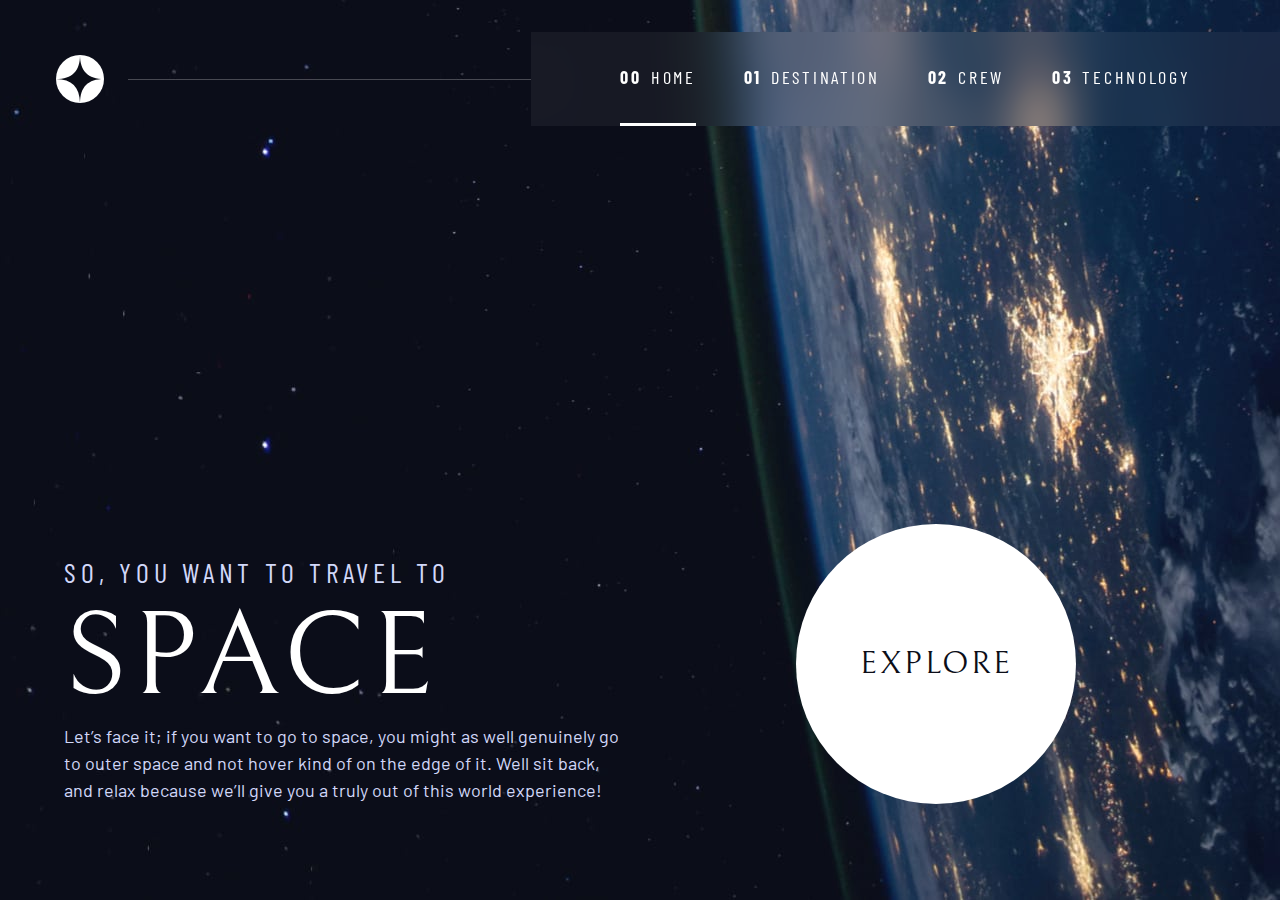
<file: index.html>
<!DOCTYPE html>
<html lang="en">
    <head>
        <meta charset="UTF-8">
        <meta name="viewport" content="width=device-width, initial-scale=1.0">

        <link
            rel="icon"
            type="image/png"
            sizes="32x32"
            href="./assets/favicon-32x32.png">
        <!-- Google fonts -->
        <link rel="preconnect" href="https://fonts.googleapis.com">
        <link
            rel="preconnect"
            href="https://fonts.gstatic.com"
            crossorigin="crossorigin">
        <link
            href="https://fonts.googleapis.com/css2?family=Barlow+Condensed:wght@400;700&family=Bellefair&family=Barlow:wght@400;700&display=swap"
            rel="stylesheet">

        <!-- Our custom CSS -->
        <link rel="stylesheet" href="index.css">
        <title>Space tourism website</title>

        <script src="navigation.js" defer="defer"></script>
    </head>
    <body class="home">
        <a class="skip-to-content sr-only" href="#main">Skip to content</a>
        <header class="primary-header flex">
            <div>
                <img src="./assets/shared/logo.svg" alt="space tourism logo" class="logo">
            </div>
            <button class="mobile-nav-toggle" aria-controls="primary-navigation">
                <span class="sr-only" aria-expanded="false">Menu</span></button>
            <nav>
                <ul
                    id="primary-navigation"
                    data-visible="false"
                    class="primary-navigation underline-indicators flex">
                    <li class="active">
                        <a class="ff-sans-cond uppercase text-white letter-spacing-2" href="index.html">
                            <span aria-hidden="true">00</span>Home</a>
                    <li>
                        <a
                            class="ff-sans-cond uppercase text-white letter-spacing-2"
                            href="destination.html">
                            <span aria-hidden="true">01</span>Destination</a>
                    <li>
                        <a class="ff-sans-cond uppercase text-white letter-spacing-2" href="crew.html">
                            <span aria-hidden="true">02</span>Crew</a>
                    <li>
                        <a
                            class="ff-sans-cond uppercase text-white letter-spacing-2"
                            href="technology.html">
                            <span aria-hidden="true">03</span>Technology</a>
                </ul>
            </nav>
        </header>

        <main id="main" class="grid-container grid-container--home">
            <div>
                <h1 class="ff-sans-cond uppercase text-light fs-500 letter-spacing-1">So, you want to travel to
                    <span class="d-block ff-serif text-white fs-900">Space</span></h1>
                <p class="ff-sans-normal fs-400 text-light">Let’s face it; if you want to go to
                    space, you might as well genuinely go to outer space and not hover kind of on
                    the edge of it. Well sit back, and relax because we’ll give you a truly out of
                    this world experience!</p>
            </div>
            <div>
                <a
                    href="destination.html"
                    class="large-button ff-serif letter-spacing-3 text-dark uppercase bg-white">Explore</a>
            </div>
        </main>

    </body>
</html>
</file>
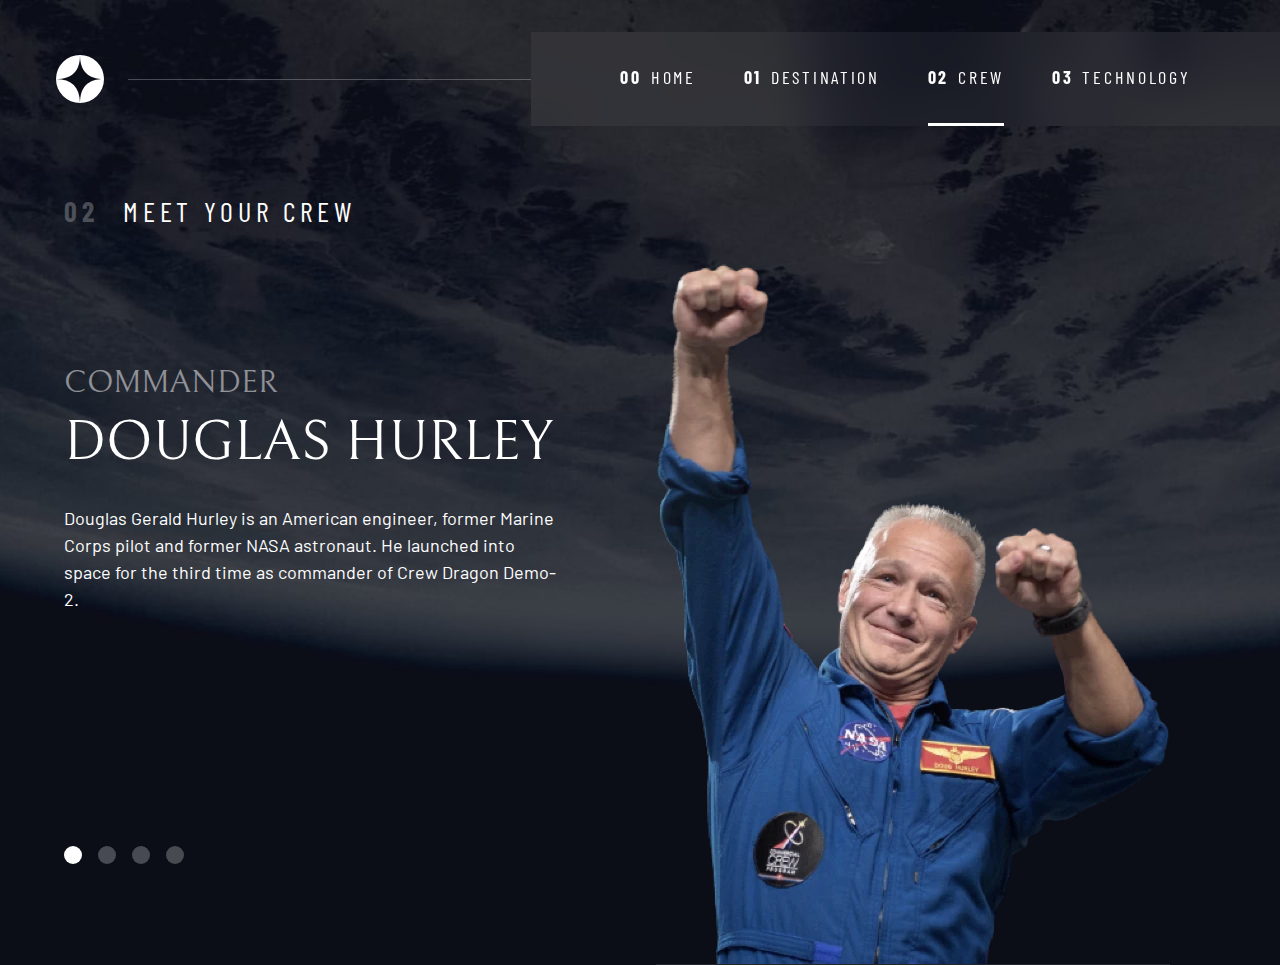
<file: crew.html>
<!DOCTYPE html>
<html lang="en">
<head>
  <meta charset="UTF-8">
  <meta name="viewport" content="width=device-width, initial-scale=1.0">

  <link rel="icon" type="image/png" sizes="32x32" href="./assets/favicon-32x32.png">
  <!-- Google fonts -->
  <link rel="preconnect" href="https://fonts.googleapis.com">
  <link rel="preconnect" href="https://fonts.gstatic.com" crossorigin>
  <link href="https://fonts.googleapis.com/css2?family=Barlow+Condensed:wght@400;700&family=Bellefair&family=Barlow:wght@400;700&display=swap"
      rel="stylesheet">
      
  <!-- Our custom CSS -->
  <link rel="stylesheet" href="index.css">
  <title>Space tourism website</title>
  <script src="navigation.js" defer></script>
  <script src="tabs.js" defer></script>
</head>
<body class="crew">
  <a class="skip-to-content" href="#main">Skip to content</a>
  <header class="primary-header flex">
    <div>
      <img src="./assets/shared/logo.svg" alt="space tourism logo" class="logo">
    </div>
    <button class="mobile-nav-toggle" aria-controls="primary-navigation"><span class="sr-only" aria-expanded="false">Menu</span></button>
    <nav>
        <ul id="primary-navigation" data-visible="false" class="primary-navigation underline-indicators flex">
            <li><a class="ff-sans-cond uppercase text-white letter-spacing-2" href="index.html"><span aria-hidden="true">00</span>Home</a>
            <li><a class="ff-sans-cond uppercase text-white letter-spacing-2" href="destination.html"><span aria-hidden="true">01</span>Destination</a>
            <li  class="active"><a class="ff-sans-cond uppercase text-white letter-spacing-2" href="crew.html"><span aria-hidden="true">02</span>Crew</a>
            <li><a class="ff-sans-cond uppercase text-white letter-spacing-2" href="technology.html"><span aria-hidden="true">03</span>Technology</a>
        </ul>
    </nav>
  </header>

  <main id="main" class="grid-container grid-container--crew flow">
    <h1 class="numbered-title"><span aria-hidden="true">02 </span>Meet your crew</h1> 
    
    <div class="dot-indicators flex" role="tablist" aria-label="the-crew">
        <button aria-selected="true" role="tab" aria-controls="commander-tab" tabindex="0" data-image="commander-image"><span class="sr-only">The commander</span></button>
        <button aria-selected="false" role="tab" aria-controls="mission-specialist--tab" tabindex="-1" data-image="mission-specialist--image"><span class="sr-only">The mission specialist</span></button>
        <button aria-selected="false" role="tab" aria-controls="pilot-tab" tabindex="-1" data-image="pilot-image"><span class="sr-only">The pilot</span></button>
        <button aria-selected="false" role="tab" aria-controls="crew-engineer--tab" tabindex="1" data-image="crew-engineer--image"><span class="sr-only">The crew engineer</span></button>
    </div>

    <article class="crew-details flow" id="commander-tab" tabindex="0" role="tabpanel">
        <header class="flow flow--space-small">
            <h2 class="fs-600 ff-serif uppercase">Commander</h2>
            <p class="fs-700 uppercase ff-serif">Douglas Hurley</p>
        </header>
        <p>Douglas Gerald Hurley is an American engineer, former Marine Corps pilot 
        and former NASA astronaut. He launched into space for the third time as 
        commander of Crew Dragon Demo-2.</p>
      </article>

    <article hidden class="crew-details flow" id="mission-specialist--tab" tabindex="0" role="tabpanel">
      <header class="flow flow--space-small">
          <h2 class="fs-600 ff-serif uppercase">Mission Specialist</h2>
          <p class="fs-700 uppercase ff-serif">Mark Shuttleworth</p>
      </header>
      <p>Mark Richard Shuttleworth is the founder and CEO of Canonical, the company behind 
        the Linux-based Ubuntu operating system. Shuttleworth became the first South 
        African to travel to space as a space tourist.</p>
    </article>  

    <article hidden class="crew-details flow" id="pilot-tab" tabindex="0" role="tabpanel">
      <header class="flow flow--space-small">
          <h2 class="fs-600 ff-serif uppercase">Pilot</h2>
          <p class="fs-700 uppercase ff-serif">Victor Glover</p>
      </header>
      <p>Pilot on the first operational flight of the SpaceX Crew Dragon to the 
        International Space Station. Glover is a commander in the U.S. Navy where 
        he pilots an F/A-18.He was a crew member of Expedition 64, and served as a 
        station systems flight engineer.</p>
    </article>  

    <article hidden class="crew-details flow" id="crew-engineer--tab" tabindex="0" role="tabpanel">
      <header class="flow flow--space-small">
          <h2 class="fs-600 ff-serif uppercase">Flight Engineer</h2>
          <p class="fs-700 uppercase ff-serif">Anousheh Ansari</p>
      </header>
      <p>Anousheh Ansari is an Iranian American engineer and co-founder of Prodea Systems. 
        Ansari was the fourth self-funded space tourist, the first self-funded woman to 
        fly to the ISS, and the first Iranian in space.</p>
    </article>  

    <picture id="commander-image">
        <source srcset="./assets/crew/image-douglas-hurley.webp" type="image/webp">
        <img src="./assets/crew/image-douglas-hurley.png" alt="Douglas Hurley">
    </picture>

    <picture hidden id="mission-specialist--image">
        <source srcset="./assets/crew/image-mark-shuttleworth.webp" type="image/webp">
        <img src="./assets/crew/image-mark-shuttleworth.png" alt="Mark Shuttleworth">
    </picture>

    <picture hidden id="pilot-image">
      <source srcset="./assets/crew/image-victor-glover.webp" type="image/webp">
      <img src="./assets/crew/image-victor-glover.png" alt="Victor Glover">
    </picture>

    <picture hidden id="crew-engineer--image">
      <source srcset="./assets/crew/image-anousheh-ansari.webp" type="image/webp">
      <img src="./assets/crew/image-anousheh-ansari.png" alt="Anousheh Ansari">
    </picture>

    </main>
</body>
</html>
</file>
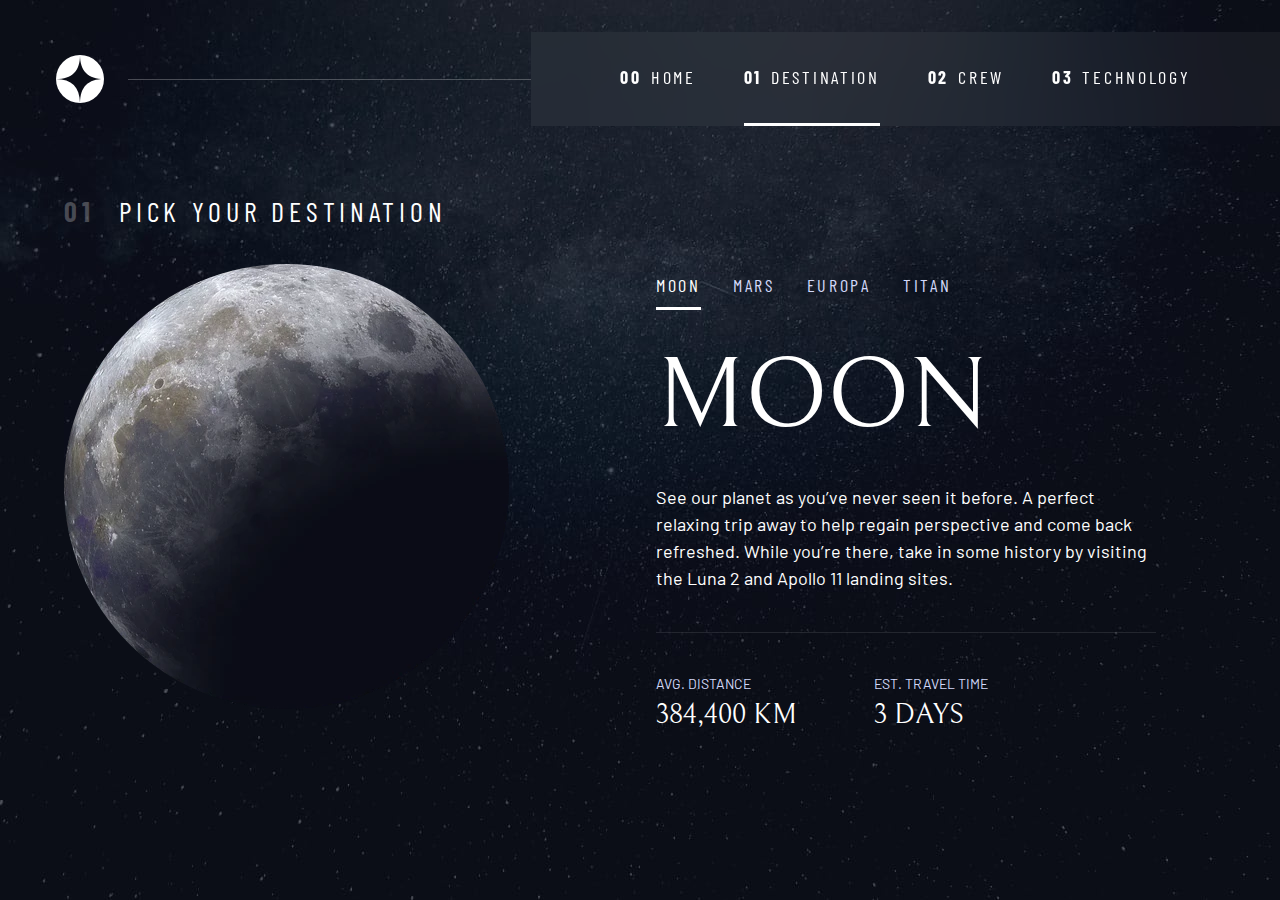
<file: destination.html>
<!DOCTYPE html>
<html lang="en">
<head>
  <meta charset="UTF-8">
  <meta name="viewport" content="width=device-width, initial-scale=1.0">

  <link rel="icon" type="image/png" sizes="32x32" href="./assets/favicon-32x32.png">
  <!-- Google fonts -->
  <link rel="preconnect" href="https://fonts.googleapis.com">
  <link rel="preconnect" href="https://fonts.gstatic.com" crossorigin>
  <link href="https://fonts.googleapis.com/css2?family=Barlow+Condensed:wght@400;700&family=Bellefair&family=Barlow:wght@400;700&display=swap"
      rel="stylesheet">
      
  <!-- Our custom CSS -->
  <link rel="stylesheet" href="index.css">
  <title>Space tourism website</title>
  <script src="navigation.js" defer></script>
  <script src="tabs.js" defer></script>
</head>
<body class="destination">
  <a class="skip-to-content" href="#main">Skip to content</a>
  <header class="primary-header flex">
    <div>
      <img src="./assets/shared/logo.svg" alt="space tourism logo" class="logo">
    </div>
    <button class="mobile-nav-toggle" aria-controls="primary-navigation"><span class="sr-only" aria-expanded="false">Menu</span></button>
    <nav>
        <ul id="primary-navigation" data-visible="false" class="primary-navigation underline-indicators flex">
            <li><a class="ff-sans-cond uppercase text-white letter-spacing-2" href="index.html"><span aria-hidden="true">00</span>Home</a>
            <li class="active"><a class="ff-sans-cond uppercase text-white letter-spacing-2" href="destination.html"><span aria-hidden="true">01</span>Destination</a>
            <li><a class="ff-sans-cond uppercase text-white letter-spacing-2" href="crew.html"><span aria-hidden="true">02</span>Crew</a>
            <li><a class="ff-sans-cond uppercase text-white letter-spacing-2" href="technology.html"><span aria-hidden="true">03</span>Technology</a>
        </ul>
    </nav>
  </header>

  <main id="main" class="grid-container grid-container--destination flow">
    <h1 class="numbered-title"><span aria-hidden="true">01 </span>Pick your destination</h1> 
    
    <picture id="moon-image">
      <source srcset="assets/destination/image-moon.webp" type="image/webp"> 
      <img src="assets/destination/image-moon.png" alt="the moon">
    </picture>

    <picture hidden id="mars-image">
      <source srcset="assets/destination/image-mars.webp" type="image/webp"> 
      <img src="assets/destination/image-mars.png" alt="the planet mars">
    </picture>

    <picture hidden id="europa-image">
      <source srcset="assets/destination/image-europa.webp" type="image/webp"> 
      <img src="assets/destination/image-europa.png" alt="the planet europa">
    </picture>

    <picture hidden id="titan-image">
      <source srcset="assets/destination/image-titan.webp" type="image/webp"> 
      <img src="assets/destination/image-titan.png" alt="the moon titan">
    </picture>

    <div class="tab-list underline-indicators flex" role="tablist" aria-label="destination list">
      <button aria-selected="true" role="tab" aria-controls="moon-tab" class="uppercase ff-sans-cond text-light letter-spacing-2" tabindex="0" data-image="moon-image">Moon</button>
      <button aria-selected="false" role="tab" aria-controls="mars-tab" class="uppercase ff-sans-cond text-light letter-spacing-2" tabindex="-1" data-image="mars-image">Mars</button>
      <button aria-selected="false" role="tab" aria-controls="europa-tab" class="uppercase ff-sans-cond text-light letter-spacing-2" tabindex="-1" data-image="europa-image">Europa</button>
      <button aria-selected="false" role="tab" aria-controls="titan-tab" class="uppercase ff-sans-cond text-light letter-spacing-2" tabindex="-1" data-image="titan-image">Titan</button>
  </div>
    
    <!-- The moon -->
    <article class="destination-info flow" id="moon-tab" tabindex="0" role="tabpanel">
      <h2 class="fs-800 uppercase ff-serif">Moon</h2>

      <p>See our planet as you’ve never seen it before. A perfect relaxing trip away to help 
      regain perspective and come back refreshed. While you’re there, take in some history 
      by visiting the Luna 2 and Apollo 11 landing sites.</p>
      
      <div class="destination-meta flex">
        <div>
          <h3 class="text-light fs-200 uppercase">Avg. distance</h3>
          <p class="ff-serif uppercase">384,400 km</p>
        </div>
        <div>
          <h3 class="text-light fs-200 uppercase">Est. travel time</h3>
          <p class="ff-serif uppercase">3 days</p>
        </div>
      </div>
    </article>
    
    <!-- Mars -->
    <article hidden class="destination-info flow" id="mars-tab" tabindex="0" role="tabpanel">
      <h2 class="fs-800 uppercase ff-serif">Mars</h2>

      <p>Don’t forget to pack your hiking boots. You’ll need them to tackle Olympus Mons, 
  the tallest planetary mountain in our solar system. It’s two and a half times 
  the size of Everest!</p>
      
      <div class="destination-meta flex">
        <div>
          <h3 class="text-light fs-200 uppercase">Avg. distance</h3>
          <p class="ff-serif uppercase">225 mil. km</p>
        </div>
        <div>
          <h3 class="text-light fs-200 uppercase">Est. travel time</h3>
          <p class="ff-serif uppercase">9 months</p>
        </div>
      </div>
    </article>
    
    <!-- Europa -->
    <article hidden class="destination-info flow" id="europa-tab" tabindex="0" role="tabpanel">
      <h2 class="fs-800 uppercase ff-serif">Europa</h2>

      <p>The smallest of the four Galilean moons orbiting Jupiter, Europa is a 
  winter lover’s dream. With an icy surface, it’s perfect for a bit of 
  ice skating, curling, hockey, or simple relaxation in your snug 
  wintery cabin.</p>
      <div class="destination-meta flex">
        <div>
          <h3 class="text-light fs-200 uppercase">Avg. distance</h3>
          <p class="ff-serif uppercase">628 mil. km</p>
        </div>
        <div>
          <h3 class="text-light fs-200 uppercase">Est. travel time</h3>
          <p class="ff-serif uppercase">3 yearss</p>
        </div>
      </div>
    </article>
    
    <!-- Titan -->
    <article hidden class="destination-info flow" id="titan-tab" tabindex="0" role="tabpanel">
      <h2 class="fs-800 uppercase ff-serif">Titan</h2>

      <p>The only moon known to have a dense atmosphere other than Earth, Titan 
  is a home away from home (just a few hundred degrees colder!). As a 
  bonus, you get striking views of the Rings of Saturn.</p>
      
      <div class="destination-meta flex">
        <div>
          <h3 class="text-light fs-200 uppercase">Avg. distance</h3>
          <p class="ff-serif uppercase">1.6 bil. km</p>
        </div>
        <div>
          <h3 class="text-light fs-200 uppercase">Est. travel time</h3>
          <p class="ff-serif uppercase">7 years</p>
        </div>
      </div>
    </article>
  </main>
</body>
</html>
</file>
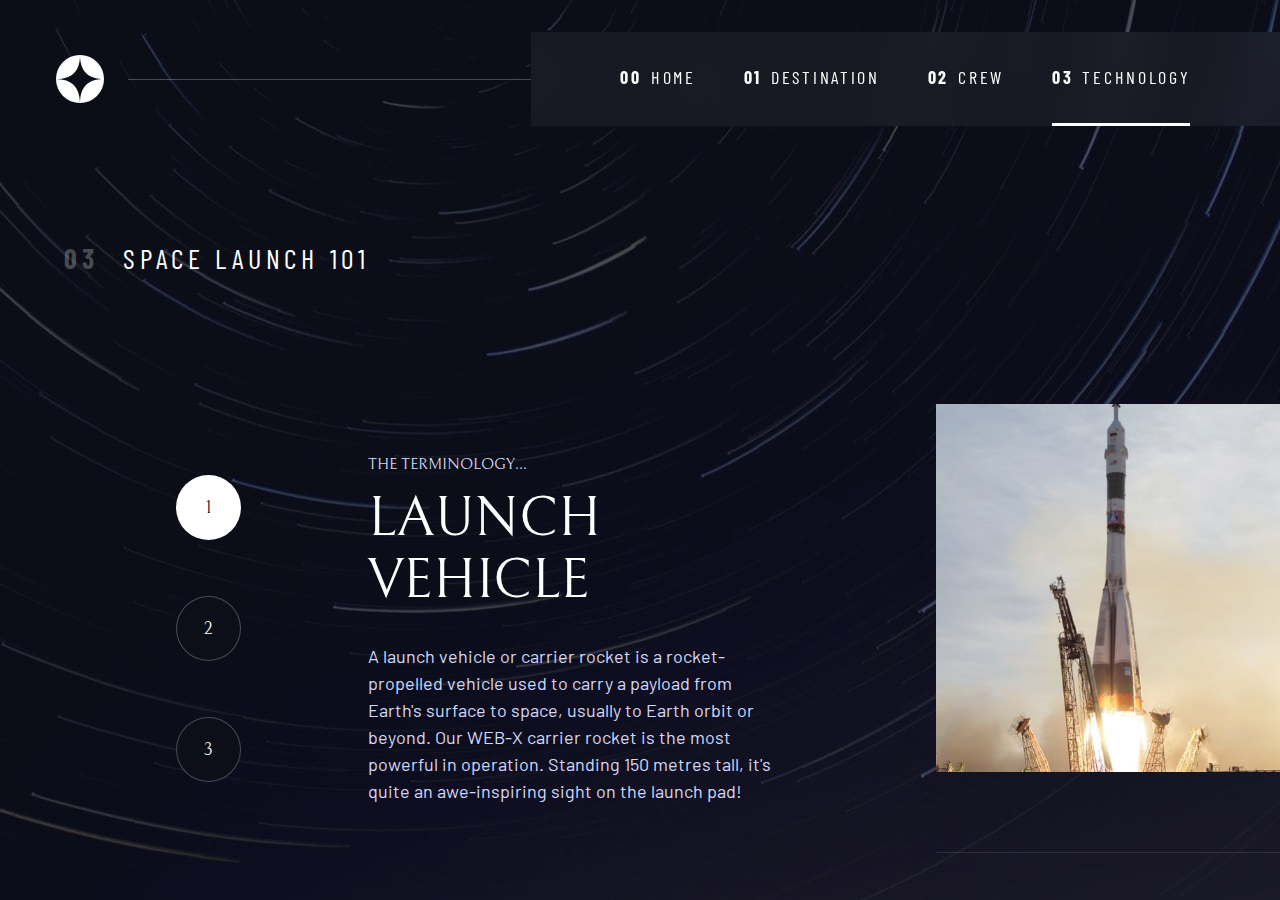
<file: technology.html>
<!DOCTYPE html>
<html lang="en">
<head>
  <meta charset="UTF-8">
  <meta name="viewport" content="width=device-width, initial-scale=1.0">

  <link rel="icon" type="image/png" sizes="32x32" href="./assets/favicon-32x32.png">
  <!-- Google fonts -->
  <link rel="preconnect" href="https://fonts.googleapis.com">
  <link rel="preconnect" href="https://fonts.gstatic.com" crossorigin>
  <link href="https://fonts.googleapis.com/css2?family=Barlow+Condensed:wght@400;700&family=Bellefair&family=Barlow:wght@400;700&display=swap"
      rel="stylesheet">
      
  <!-- Our custom CSS -->
  <link rel="stylesheet" href="index.css">
  <title>Space tourism website</title>
  <script src="navigation.js" defer></script>
  <script src="tabs.js" defer></script>
</head>
<body class="technology">
  <a class="skip-to-content" href="#main">Skip to content</a>
  <header class="primary-header flex">
    <div>
      <img src="./assets/shared/logo.svg" alt="space tourism logo" class="logo">
    </div>
    <button class="mobile-nav-toggle" aria-controls="primary-navigation"><span class="sr-only" aria-expanded="false">Menu</span></button>
    <nav>
        <ul id="primary-navigation" data-visible="false" class="primary-navigation underline-indicators flex">
            <li><a class="ff-sans-cond uppercase text-white letter-spacing-2" href="index.html"><span aria-hidden="true">00</span>Home</a>
            <li><a class="ff-sans-cond uppercase text-white letter-spacing-2" href="destination.html"><span aria-hidden="true">01</span>Destination</a>
            <li><a class="ff-sans-cond uppercase text-white letter-spacing-2" href="crew.html"><span aria-hidden="true">02</span>Crew</a>
            <li class="active"><a class="ff-sans-cond uppercase text-white letter-spacing-2" href="technology.html"><span aria-hidden="true">03</span>Technology</a>
        </ul>
    </nav>
  </header>

  <main id="main" class="grid-container grid-container--technology flow">
    <h1 class="numbered-title"><span aria-hidden="true">03 </span>Space launch 101</h1>
    <div class="number-indicators flow" role="tablist" aria-label="technology list">
        <button aria-selected="true" role="tab" aria-controls="vehicle-tab" tabindex="0" data-image="vehicle-image"><span class="sr-only">Launch Vehicle</span>1</button>
        <button aria-selected="false" role="tab" aria-controls="spaceport-tab" tabindex="-1" data-image="spaceport-image"><span class="sr-only">Spaceport</span>2</button>
        <button aria-selected="false" role="tab" aria-controls="capsule-tab" tabindex="-1" data-image="capsule-image"><span class="sr-only">Space Capsule</span>3</button>
    </div>

    <article class="technology-details flow" id="vehicle-tab" tabindex="0" role="tabpanel">
        <header class="flow flow--space-small">
            <h2 class="fs-300 ff-serif uppercase">The terminology...</h2>
            <p class="fs-700 uppercase ff-serif">Launch vehicle</p>
        </header>
        <p class="text-light">A launch vehicle or carrier rocket is a rocket-propelled vehicle used to carry a 
        payload from Earth's surface to space, usually to Earth orbit or beyond. Our 
        WEB-X carrier rocket is the most powerful in operation. Standing 150 metres tall, 
        it's quite an awe-inspiring sight on the launch pad!</p>
      </article>

      <article hidden class="technology-details flow" id="spaceport-tab" tabindex="0" role="tabpanel">
        <header class="flow flow--space-small">
            <h2 class="fs-300 ff-serif uppercase">The terminology...</h2>
            <p class="fs-700 uppercase ff-serif">Spaceport</p>
        </header>
        <p class="text-light">A spaceport or cosmodrome is a site for launching (or receiving) spacecraft, 
          by analogy to the seaport for ships or airport for aircraft. Based in the 
          famous Cape Canaveral, our spaceport is ideally situated to take advantage 
          of the Earth’s rotation for launch.</p>
      </article>

      <article hidden class="technology-details flow" id="capsule-tab" tabindex="0" role="tabpanel">
        <header class="flow flow--space-small">
            <h2 class="fs-300 ff-serif uppercase">The terminology...</h2>
            <p class="fs-700 uppercase ff-serif">Space capsule</p>
        </header>
        <p class="text-light">A space capsule is an often-crewed spacecraft that uses a blunt-body reentry 
          capsule to reenter the Earth's atmosphere without wings. Our capsule is where 
          you'll spend your time during the flight. It includes a space gym, cinema, 
          and plenty of other activities to keep you entertained.</p>
      </article>

    <picture id="vehicle-image">
      <img src="./assets/technology/image-launch-vehicle-landscape.jpg" alt="Launch Vehicle" class="landscape">
        <img src="./assets/technology/image-launch-vehicle-portrait.jpg" alt="Launch Vehicle" class="portrait">
    </picture>

    <picture hidden id="spaceport-image">
      <img src="./assets/technology/image-spaceport-landscape.jpg" alt="Spaceport" class="landscape">
        <img src="./assets/technology/image-spaceport-portrait.jpg" alt="Spaceport" class="portrait">
    </picture>

    <picture hidden id="capsule-image">
      <img src="./assets/technology/image-space-capsule-landscape.jpg" alt="Space Capsule" class="landscape">
      <img src="./assets/technology/image-space-capsule-portrait.jpg" alt="Space Capsule" class="portrait">
    </picture>
  </div>
  </main>
</body>
</html>
</file>
<file: index.css>
/* ------------------- */
/* Custom properties   */
/* ------------------- */

:root {
    /* colors */
    --clr-dark: 230 35% 7%;
    --clr-light: 231 77% 90%;
    --clr-white: 0 0% 100%;


    /* font-sizes */
    --fs-900: clamp(5rem, 8vw + 1rem, 9.375rem);
    --fs-800: 3.5rem;
    --fs-700: 1.5rem;
    --fs-600: 1rem;
    --fs-500: 1rem;
    --fs-400: 0.9375rem;
    --fs-300: 1rem;
    --fs-200: 0.875rem;

    /* font-families */
    --ff-serif: "Bellefair", serif;
    --ff-sans-cond: "Barlow Condensed", sans-serif;
    --ff-sans-normal: "Barlow", sans-serif;
}

@media (min-width: 35em) {
    :root {
        /* font-sizes */
        --fs-800: 5rem;
        --fs-700: 2.5rem;
        --fs-600: 1.5rem;
        --fs-500: 1.25rem;
        --fs-400: 1rem;
    }
}

@media (min-width: 45em) {
    :root {
        /* font-sizes */
        --fs-800: 6.25rem;
        --fs-700: 3.5rem;
        --fs-600: 2rem;
        --fs-500: 1.75rem;
        --fs-400: 1.125rem;
    }
}


/* -----------------*/
/* Reset            */
/* -----------------*/

/* Box sizing       */
*,
*::before,
*::after { 
    box-sizing: border-box;
}

/* Reset margins    */

body,
h1,
h2,
h3,
h4,
p,
figure,
picture {
    margin: 0;
}

h1,
h2,
h3,
h4,
h5,
h6,
p {
    font-weight: 400;
}

/* setup the body */
body {
    font-family: var(--ff-sans-normal);
    font-size: var(--fs-400);
    background-color: hsl( var(--clr-dark) );
    color: hsl( var(--clr-white) );
    line-height: 1.5;
    min-height: 100vh;

    display: grid;
    grid-template-rows: min-content 1fr;

    overflow-x: hidden;
}

/* make images easier to work with */
img {
    max-width: 100%;
    display: block;
}

/* make forms elements easier to work with */
input,
button,
textarea,
select {
    font: inherit;
}

/* remove animations for people who've turned them off */
@media (prefers-reduced-motion: reduce) {
    *,
    *::before,
    *::after{
        animation-duration: 0.01ms !important;
        animation-iteration-count: 1 !important;
        transition-duration: 0.01ms !important;
        scroll-behavior: auto !important;
    }
}

/* --------------------- */
/* Utility classes       */
/* --------------------- */

/* general */

.flex {
    display: flex;
    gap: var(--gap, 1rem);
}

.grid {
    display: grid;
    gap: var(--gap, 1rem);
}

.d-block {
    display: block;
}

/* * + *  owl represents select everything that has an adjacent sibling before it */
.flow > *:where(:not(:first-child))  {
    margin-top: var(--flow-space, 1rem);
}

.flow--space-small {
    --flow-space: .75rem;
}

.container {
    padding-inline: 2em;
    margin-inline: auto;
    max-width: 80rem;    
}

.sr-only {
    position: absolute;
    width: 1px;
    height: 1px;
    padding: 0;
    margin: -1px;
    overflow: hidden;
    clip: rect(0, 0, 0, 0);
    white-space: nowrap; /* added line */
    border: 0;
}

.skip-to-content {
    position: absolute;
    z-index: 9999;
    background: hsl( var(--clr-white) );
    color: hsl( var(--clr-dark) );
    padding: .5em 1em;
    margin-inline: auto;
    transform: translateY(-100%);
    transition: transform 250ms ease-in;
}

.skip-to-content:focus {
    transform: translateY(0);
}

/* colors */

.bg-dark { background-color: hsl( var(--clr-dark) );}
.bg-light { background-color: hsl( var(--clr-light) );}
.bg-white { background-color: hsl( var(--clr-white) );}

.text-dark { color: hsl( var(--clr-dark) );}
.text-light { color: hsl( var(--clr-light) );}
.text-white { color: hsl( var(--clr-white) );}

/* typography */

.ff-serif { font-family: var(--ff-serif); } 
.ff-sans-cond { font-family: var(--ff-sans-cond); } 
.ff-sans-normal { font-family: var(--ff-sans-normal); } 

.letter-spacing-1 { letter-spacing: 4.75px; } 
.letter-spacing-2 { letter-spacing: 2.7px; } 
.letter-spacing-3 { letter-spacing: 2.35px; } 

.uppercase { text-transform: uppercase; }

.fs-900 { font-size: var(--fs-900); }
.fs-800 { font-size: var(--fs-800); }
.fs-700 { font-size: var(--fs-700); }
.fs-600 { font-size: var(--fs-600); }
.fs-500 { font-size: var(--fs-500); }
.fs-400 { font-size: var(--fs-400); }
.fs-300 { font-size: var(--fs-300); }
.fs-200 { font-size: var(--fs-200); }

.fs-900,
.fs-800,
.fs-700,
.fs-600 {
    line-height: 1.1;
}

.numbered-title {
    font-family: var(--ff-sans-cond);
    font-size: var(--fs-500);
    text-transform: uppercase;
    letter-spacing: 4.72px;
}

.numbered-title span {
    margin-right: .5em;
    font-weight: 700;
    color: hsl( var(--clr-white) / .25 );
}



/* ------------------- */
/* Components          */
/* ------------------- */

.large-button {
    font-size: 2rem;
    position: relative;
    padding: 0 2em;
    border-radius: 50%;
    aspect-ratio: 1;
    display: inline-grid;
    z-index: 1;
    place-items: center;
    text-decoration: none;
}

.large-button::after {
    content: '';
    position: absolute;
    z-index: -1;
    background: hsl( var(--clr-white) / .15 );
    width: 100%;
    height: 100%;
    border-radius: 50%;
    opacity: 0;
    transition: opacity 500ms linear, transform 500ms ease-in-out;
}

.large-button:hover::after,
.large-button:focus::after {
    opacity: 1;
    transform: scale(1.5);
}

/* primary-header */

.logo {
    margin: 1.5rem clamp(1.5rem, 5vw, 3.5rem);
}

.primary-header {
    justify-content: space-between;
    align-items: center;
}

.primary-navigation {
    --gap: clamp(0.25rem, 5vw, 3rem);
    --underline-gap: 2rem;
    list-style: none;
    padding: 0;
    margin: 0;
    background: hsl( var(--clr-white) / 0.05);
    backdrop-filter: blur(1.5rem);
}


.primary-navigation a {
    text-decoration: none;
}

.primary-navigation a > span {
    font-weight: 700;
    margin-right: .5em;
}

.mobile-nav-toggle {
    display: none;
}


@media (max-width: 35rem) {
    .primary-navigation {
        --underline-gap: .5rem;
        position: fixed;
        z-index: 1000;
        inset: 0 0 0 30%;
        list-style: none;
        padding: min(20rem, 15vh) 2rem;
        margin: 0;
        flex-direction: column;
        transform: translateX(100%);
        transition: transform 500ms ease-in-out;
    }
    
    .primary-navigation[data-visible="true"] {
        transform: translateX(0);
    }
    
    .primary-navigation.underline-indicators > .active {
       border: 0;
    }
    
    .mobile-nav-toggle {
        display: block;
        position: absolute;
        z-index: 2000;
        right: 1rem;
        top: 2rem;
        background: transparent;
        background-image: url(./assets/shared/icon-hamburger.svg);
        background-repeat: no-repeat;
        background-position: center;
        width: 1.5rem;
        aspect-ratio: 1;
        border: 0;
    }
    
    .mobile-nav-toggle[aria-expanded="true"] {
        background-image: url(./assets/shared/icon-close.svg);
    }
    
    .mobile-nav-toggle:focus-visible {
        outline: 5px solid white;
        outline-offset: 5px;
    }
    
}

@media (min-width: 35em) {
    .primary-navigation {
        padding-inline: clamp(3rem, 7vw, 7rem);
    }
}

@media (min-width: 35em) and (max-width: 44.999em) {
    .primary-navigation a > span {
        display: none;
    }
}

@media (min-width: 45em) {

    .primary-header::after {
        content: '';
        display: block;
        position: relative;
        height: 1px;
        width: 100%;
        background: hsl( var(--clr-white) / .25 );
        order: 1;
        margin-right: -2.5rem;
    }

    nav {
        order: 2;
    }

    .primary-navigation{
        margin-block: 2rem;
    }
}

.underline-indicators > * {
    cursor: pointer;
    padding: var(--underline-gap, 0.5rem) 0;
    border: 0;
    border-bottom: .2rem solid hsl( var(--clr-white) / 0 );
    background-color: transparent;
}

.underline-indicators > *:hover,
.underline-indicators > *:focus {
    border-color: hsl( var(--clr-white) / .5);
}

.underline-indicators > .active,
.underline-indicators > [aria-selected="true"] {
    color: hsl( var(--clr-white) );
    border-color: hsl( var(--clr-white) / 1);
}

.tab-list {
    --gap: 2rem;
}


.dot-indicators > * {
    cursor: pointer;
    border: 0;
    aspect-ratio: 1;
    padding: .5em;
    border-radius: 50%;
    background-color: hsl( var(--clr-white) / .25 );
}

.dot-indicators > *:hover,
.dot-indicators > *:focus {
    background-color: hsl( var(--clr-white) / .5 );
}

.dot-indicators > [aria-selected="true"] {
    background-color: hsl( var(--clr-white) / 1 );
}

.number-indicators > * {
    cursor: pointer;
    border: 1px solid;
    border-color: hsl( var(--clr-white) / .25 );
    border-radius: 100%;
    border-width: 1px;
    aspect-ratio: 1;
    background-color: hsl( var(--clr-dark) );
    color: hsl( var(--clr-white) );
    padding: 0 1.5em;
    font-family: var(--ff-serif);
    place-items: center;
}

.number-indicators > *:hover,
.number-indicators > *:focus {
    border: 1px solid;
    border-color: hsl( var(--clr-white) );
}

.number-indicators > [aria-selected="true"] {
    color: hsl( var(--clr-dark) );
    background-color: hsl( var(--clr-white) );
}

/* ----------------------------- */
/* Page specific background      */
/* ----------------------------- */

body {
    background-size: cover;
    background-position: bottom center;
}
/* home */

.home {
    background-image: url(./assets/home/background-home-mobile.jpg);
}

@media (min-width: 35rem) {
    .home {
        background-position: center center;
        background-image: url(./assets/home/background-home-tablet.jpg);
    }
}

@media (min-width: 45rem) {
    .home {
        background-image: url(./assets/home/background-home-desktop.jpg);
    }
}

/* destination */

.destination {
    background-image: url(./assets/destination/background-destination-mobile.jpg);
}

@media (min-width: 35rem) {
    .destination {
        background-position: center center;
        background-image: url(./assets/destination/background-destination-tablet.jpg);
    }
}

@media (min-width: 45rem) {
    .destination {
        background-image: url(./assets/destination/background-destination-desktop.jpg)
    }
}

/* crew */

.crew {
    background-image: url(./assets/crew/background-crew-mobile.jpg);
}

@media (min-width: 35rem) {
    .crew {
        background-position: center center;
        background-image: url(./assets/crew/background-crew-tablet.jpg);
    }
}

@media (min-width: 45rem) {
    .crew {
        background-image: url(./assets/crew/background-crew-desktop.jpg)
    }
}

/* technology */

.technology {
    background-image: url(./assets/technology/background-technology-mobile.jpg);
}

@media (min-width: 35rem) {
    .technology {
        background-position: center center;
        background-image: url(./assets/technology/background-technology-tablet.jpg);
    }
}

@media (min-width: 45rem) {
    .technology {
        background-image: url(./assets/technology/background-technology-desktop.jpg)
    }
}

/* ----------------------------- */
/* Layout                        */
/* ----------------------------- */

.grid-container {
    display: grid;
    text-align: center;
    place-items: center;
    padding-inline: 1rem;
    padding-bottom: 4rem;
}

.grid-container p:not([class]) {
    max-width: 50ch;
}

.numbered-title {
    grid-area: title;
}

/* destination layout */

.grid-container--destination{
    --flow-space: 2rem;
    grid-template-areas: 
    'title'
    'image'
    'tabs'
    'content'
}

.grid-container--destination > picture {
    grid-area: image;
    max-width: 60%;
    align-self: start;
}

.grid-container--destination > .tab-list {
    grid-area: tabs;
}

.grid-container--destination > .destination-info {
    grid-area: content;
}

.destination-meta {
    flex-direction: column;
    border-top: 1px solid hsl( var(--clr-white) / .1);
    padding-top: 2.5rem;
    margin-top: 2.5rem;
}

.destination-meta p {
    font-size: 1.75rem;
}

/* crew layout */

.crew-details h2 {
    color: hsl( var(--clr-white) / .5 );
}

.grid-container--crew{
    --flow-space: 2rem;
    grid-template-areas: 
    'title'
    'image'
    'tabs'
    'content'
}

.grid-container--crew > picture {
    grid-area: image;
    max-width: 60%;
    border-bottom: 1px solid hsl( var(--clr-white) / .1);
}

.grid-container--crew > .dot-indicators {
    grid-area: tabs;
}

.grid-container--crew > .crew-details {
    grid-area: content;
}

@media (min-width: 35em) {
    .numbered-title {
        justify-self: start;
        margin-top: 2rem;
    }

    .destination-meta {
        flex-direction: row;
        justify-content: space-evenly;
    }

    .grid-container--crew{
        padding-bottom: 0;
        grid-template-areas: 
        'title'
        'content'
        'tabs'
        'image'
    }
}

@media (min-width: 45em) {
    .grid-container {
        text-align: left;
        column-gap: var(--container-gap, 2rem);
        grid-template-columns: minmax(1rem, 1fr) repeat(2, minmax(0, 80rem)) minmax(1rem, 1fr);
    }

    .grid-container--home {
        padding-bottom: max(6rem, 2vh);
        align-items: end;
    }

    .grid-container--home > *:first-child {
        grid-column: 2;
    }
    
    .grid-container--home > *:last-child {
        grid-column: 3;
    }

    .grid-container--destination{
        justify-items: start;
        align-content: start;
        grid-template-areas: 
        '. title title .'
        '. image tabs .'
        '. image content .'
    }

    .grid-container--destination > picture {
        max-width: 90%;
    }

    .destination-meta {
        --gap: min(6vw, 6rem);
        justify-content: start;
    }

    .grid-container--crew{
        grid-template-columns: minmax(1rem, 1fr) minmax(0, 37rem) minmax(0, 23rem) minmax(1rem, 1fr);
        justify-items: start;
        grid-template-areas: 
        '. title title .'
        '. content image .'
        '. tabs image .'
    }

    .grid-container--crew > picture {
        grid-column: span 2;
        align-self: end;
        max-width: 90%;
    }
}


/* technology layout */

.technology-details h2 {
    color: hsl( var(--clr-light) );
}

.grid-container--technology{
    --flow-space: 2rem;
    grid-template-areas: 
    'title'
    'image'
    'tabs'
    'content'
}

.grid-container--technology > picture {
    grid-area: image;
    max-width: 100%;
    border-bottom: 1px solid hsl( var(--clr-white) / .1);
}

.grid-container--technology > .number-indicators {
    grid-area: tabs;
}

.grid-container--technology > .technology-details {
    grid-area: content;
}

.grid-container--technology > picture > .portrait {
    display: none;
}

.grid-container--technology > picture > .landscape {
    display: block;
}

.grid-container--technology > .number-indicators {
    display: flex;
    flex-direction: row;
    align-items: flex-end;
    gap: 1.5rem;
    grid-area: tabs;
}

@media (min-width: 35em) {
    .numbered-title {
        justify-self: start;
        margin-top: 2rem;
    }

    .destination-meta {
        flex-direction: row;
        justify-content: space-evenly;
    }

    .grid-container--technology{
        padding-bottom: 0;
        grid-template-areas: 
        'title'
        'image'
        'tabs'
        'content'
    }

    .grid-container--technology > .number-indicators {
        display: flex;
        flex-direction: row;
        align-items: flex-end;
        gap: 1.5rem;
        grid-area: tabs;
    }
    .grid-container--technology > picture > .portrait {
        display: none;
    }

    .grid-container--technology > picture > .landscape {
        width: 100%;
        display: block;
    }
}

@media (min-width: 45em) {
    .grid-container {
        text-align: left;
        column-gap: var(--container-gap, 2rem);
        grid-template-columns: minmax(1rem, 1fr) repeat(2, minmax(0, 80rem)) minmax(1rem, 1fr);
    }

    .grid-container--home {
        padding-bottom: max(6rem, 2vh);
        align-items: end;
    }

    .grid-container--home > *:first-child {
        grid-column: 2;
    }
    
    .grid-container--home > *:last-child {
        grid-column: 3;
    }

    .grid-container--destination{
        justify-items: start;
        align-content: start;
        grid-template-areas: 
        '. title title .'
        '. image tabs .'
        '. image content .'
    }

    .grid-container--destination > picture {
        max-width: 90%;
    }

    .destination-meta {
        --gap: min(6vw, 6rem);
        justify-content: start;
    }

    .grid-container--technology{
        grid-template-columns: minmax(0, 20rem) minmax(0, 37rem) minmax(0, 37rem) minmax(1rem, 1fr);
        justify-items: start;
        grid-template-areas: 
        'title title . .'
        'tabs content image .'
    }

    .grid-container--technology > picture {
        position: relative;
        left: 2rem;
        margin-left: 6rem;
        grid-column: span 2;
        max-width: 100%;
        padding-bottom: 5rem;
    }

    .grid-container--technology > .number-indicators {
        margin-left: 10rem;
        display: grid;
    }
    .grid-container--technology > h1 {
        margin-left: 3rem;
    }

    .grid-container--technology > picture > .portrait {
        display: block;
    }

    .grid-container--technology > picture > .landscape {
        display: none;
    }
}
</file>
